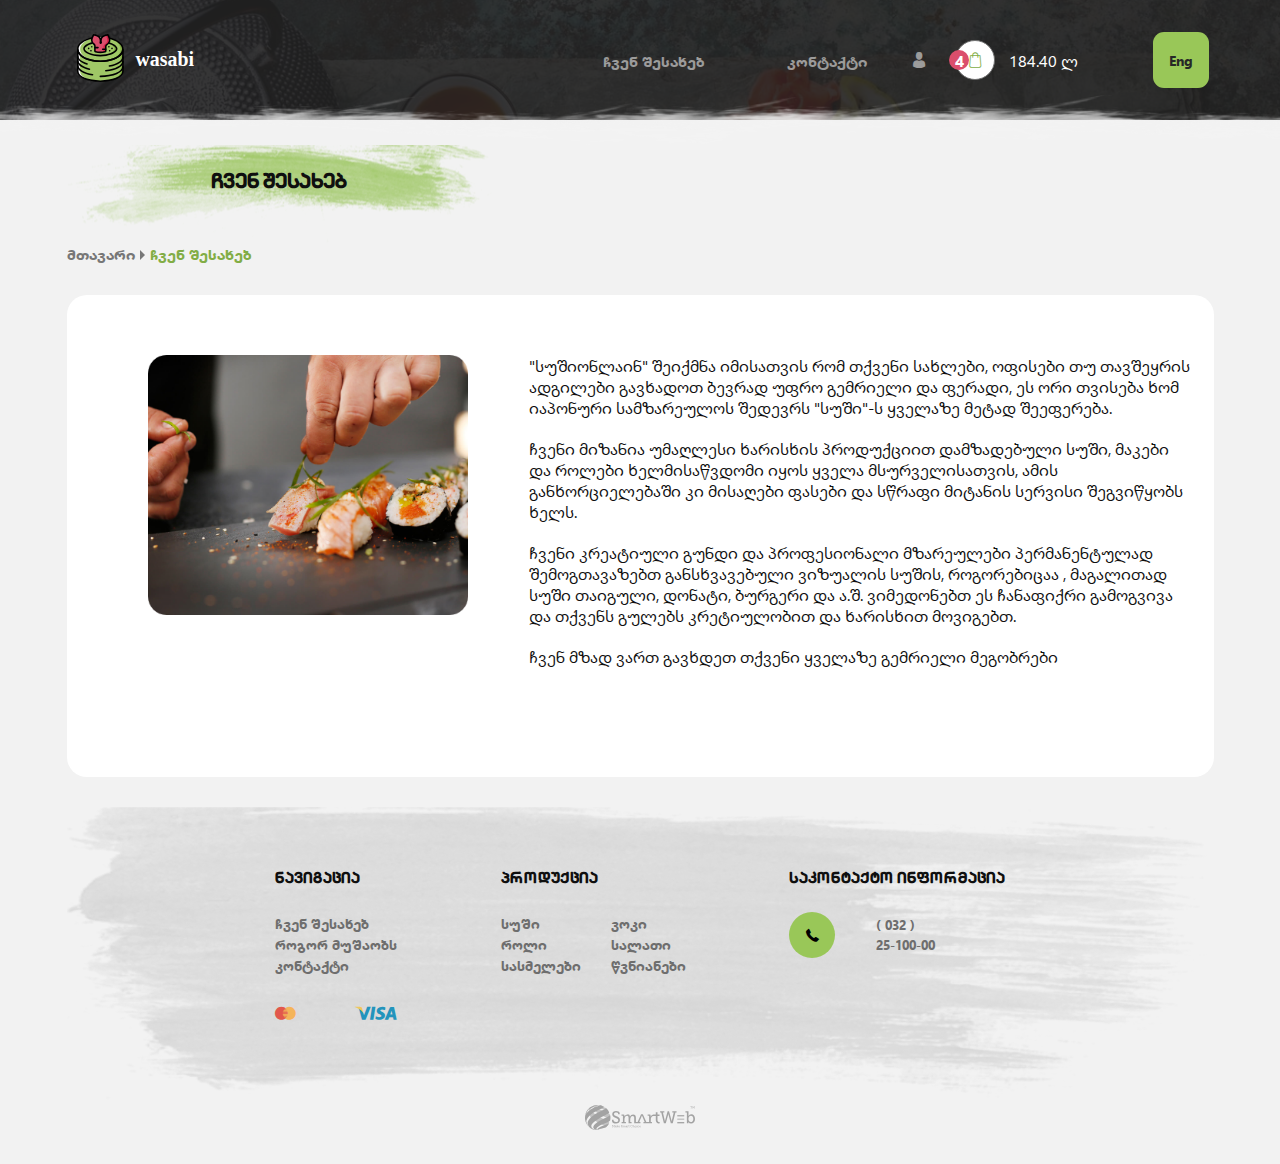
<file: about.html>
<!DOCTYPE html>
<html lang="Ka">
<head>
	<meta charset="utf-8">
	<meta name="description" content="Sushi">
	<meta name="keywords" content="HTML,CSS,JavaScript">
  	<meta name="author" content="Qeti Khetsuriani">
	<meta name="viewport" content="width=device-width, initial-scale=1">
	<title> ჩვენ შესახებ </title>

	<link rel="icon" href="assets/images/static/favicon.png">
	<!-- custom css -->
	<link rel="stylesheet" type="text/css" href="assets/css/style.css">
</head>
<body>
	<!-- main_section -->
	<div class="main_section main_section_category">
		<!-- header -->
		<div class="main_header_wrapper">
			<header class="main_header">
				<a href="index.html" class="logo"><img src="/assets/images/static/logo.svg" alt="ლოგო"></a>
				<nav id="menu">
					<ul id="header_navigation" class="header_navigation">
						<li class="header_link_main">
							<a href="index.html"  class="header_link" title=" როგორ მუშაობს" target="_blank">მთავარი</a>
						</li>
						<li>
							<a href="about.html"  class="header_link" title="ჩვენ შესახებ " target="_blank">ჩვენ შესახებ</a>
						</li>
						<li>
							<a href="contact.html"  class="header_link" title="კონტაქტი">კონტაქტი</a>
						</li>
					</ul>
				</nav>
				<ul class="wrapper">
					<li>
						<ul class="cart_author">
							<li class="login">
								<a ><span id="login" class="icon-login"></span></a>
								<div id="autorization" class="pop_back pop_back_utorization">
									<div class="autorization">
										<div class="pop_header">
											<h3 class="pop_title">ავტორიზაცია</h3>
											<span id="close_auto" class="close">×</span>
										</div>
										<ul class="registration_panel">
											<li class="email">
												<input type="email" name="email" placeholder="ელ.ფოსტა">
											</li>
											<li class="password">
												<input type="password"  name="password" placeholder="პაროლი">
											</li>
											<li class="forget_pass"><a href="#!">დაგავიწყდა პაროლი</a></li>
											<li class="registration">
												<button class="reg" type="button">რეგისტრაცია</button>
												<button id="loginButton" class="loginButton" type="button">ავტორიზაცია</button>
											</li>
										</ul>
									</div>
								</div>
							</li>
							<li class="shopping_list">
								<div class="shopping">
									<a href="#" class="shopping_count">4</a>
									<a href="cards.html" class="shopping_circle">
										<i class="icon-shopping-bag"></i>
									</a>
									<span>184.40 ლ</span>
								</div>
							</li>
						</ul>
					</li>
					<li class="lang"><a href="!#" class="header_link">Eng</a></li>
				</ul>
				<!-- navbar-toggler -->
				<div class="navbar-toggler">
					<span></span>
				</div>
				<!-- navbar-toggler end -->
			</header>
		</div>
		<!-- header end -->
	</div>
	<!-- main_section end-->
	<main class="about_page">
		<div class="container">
			<h1 class="product_title">ჩვენ შესახებ</h1>
			<div class="breadcrumbs">
				<a class="breadcrumbs_item" href="index.html">მთავარი</a>
				<a class="breadcrumbs_item" href="about.html">ჩვენ შესახებ</a>
			</div>
			<div class="about">
				<div class="about_img">
					<img src="/assets/images/about_img.png" alt="about" title="ჩვენ შესახებ">
				</div>
				<div class="about_desc">
					<p>"სუშიონლაინ" შეიქმნა იმისათვის რომ თქვენი სახლები, ოფისები თუ თავშეყრის ადგილები გავხადოთ ბევრად უფრო გემრიელი და ფერადი, ეს ორი თვისება ხომ იაპონური სამზარეულოს შედევრს "სუში"-ს ყველაზე მეტად შეეფერება.</p>
					<p>ჩვენი მიზანია უმაღლესი ხარისხის პროდუქციით დამზადებული სუში, მაკები და როლები ხელმისაწვდომი იყოს ყველა მსურველისათვის, ამის განხორციელებაში კი მისაღები ფასები და სწრაფი მიტანის სერვისი შეგვიწყობს ხელს.</p>
					<p>ჩვენი კრეატიული გუნდი და პროფესიონალი მზარეულები პერმანენტულად შემოგთავაზებთ განსხვავებული ვიზუალის სუშის, როგორებიცაა , მაგალითად სუში თაიგული, დონატი, ბურგერი და ა.შ. ვიმედონებთ ეს ჩანაფიქრი გამოგვივა და თქვენს გულებს კრეტიულობით და ხარისხით მოვიგებთ.</p>
					<p>ჩვენ მზად ვართ გავხდეთ თქვენი ყველაზე გემრიელი მეგობრები</p>
				</div>
			</div>
		</div>
	</main>
	<!-- footer -->
	<footer>
		<div class="container">
			<div class="footer_content">
				<ul class="footer_info">
					<li class="footer_list">
						<h6 class="footer_list_title">ნავიგაცია</h6>
						<ul class="footer_list_content">
							<li><a href="">ჩვენ შესახებ</a></li>
							<li><a href="">როგორ მუშაობს</a></li>
							<li><a href="">კონტაქტი</a></li>
						</ul>
						<div class="footer_icons">
							<a href="">
								<span class="icon-mastercard">
									<span class="path1"></span><span class="path2"></span>
								</span>
							</a>
							<a href="">
								<span class="icon-visa">
									<span class="path1"></span><span class="path2"></span>
								</span>
							</a>
						</div>
					</li>
					<li class="footer_list">
						<h6 class="footer_list_title">პროდუქცია</h6>
						<div class="footer_product">
						<ul class="footer_list_content">
							<li><a href="">სუში</a></li>
							<li><a href="">როლი</a></li>
							<li><a href="">სასმელები</a></li>
						</ul>
						<ul class="footer_list_content">
							<li><a href="">ვოკი</a></li>
							<li><a href="">სალათი</a></li>
							<li><a href="">წვნიანები</a></li>
						</ul>
					</div>
					</li>
					<li class="footer_list">
						<h6 class="footer_list_title">საკონტაქტო ინფორმაცია</h6>
						<ul class="contact_num">
							<li><a href="" class="phone"><span class="icon-phone-receiver"></span></a></li>
							<li><a href="" class="num"><p>( 032 )</p> 25-100-00</a></li>
						</ul>
					</li>
				</ul>
			</div>
			<div class="footer_logo">
				<a href="https://smartweb.ge/"><img src="/assets/images/static/smartweb.svg" alt="smartweb" title="smartweb"></a>
			</div>
		</div>
	</footer>
	<!-- footer end -->
	
	<script src="assets/js/script.js"></script>
</body>
</html>
</file>
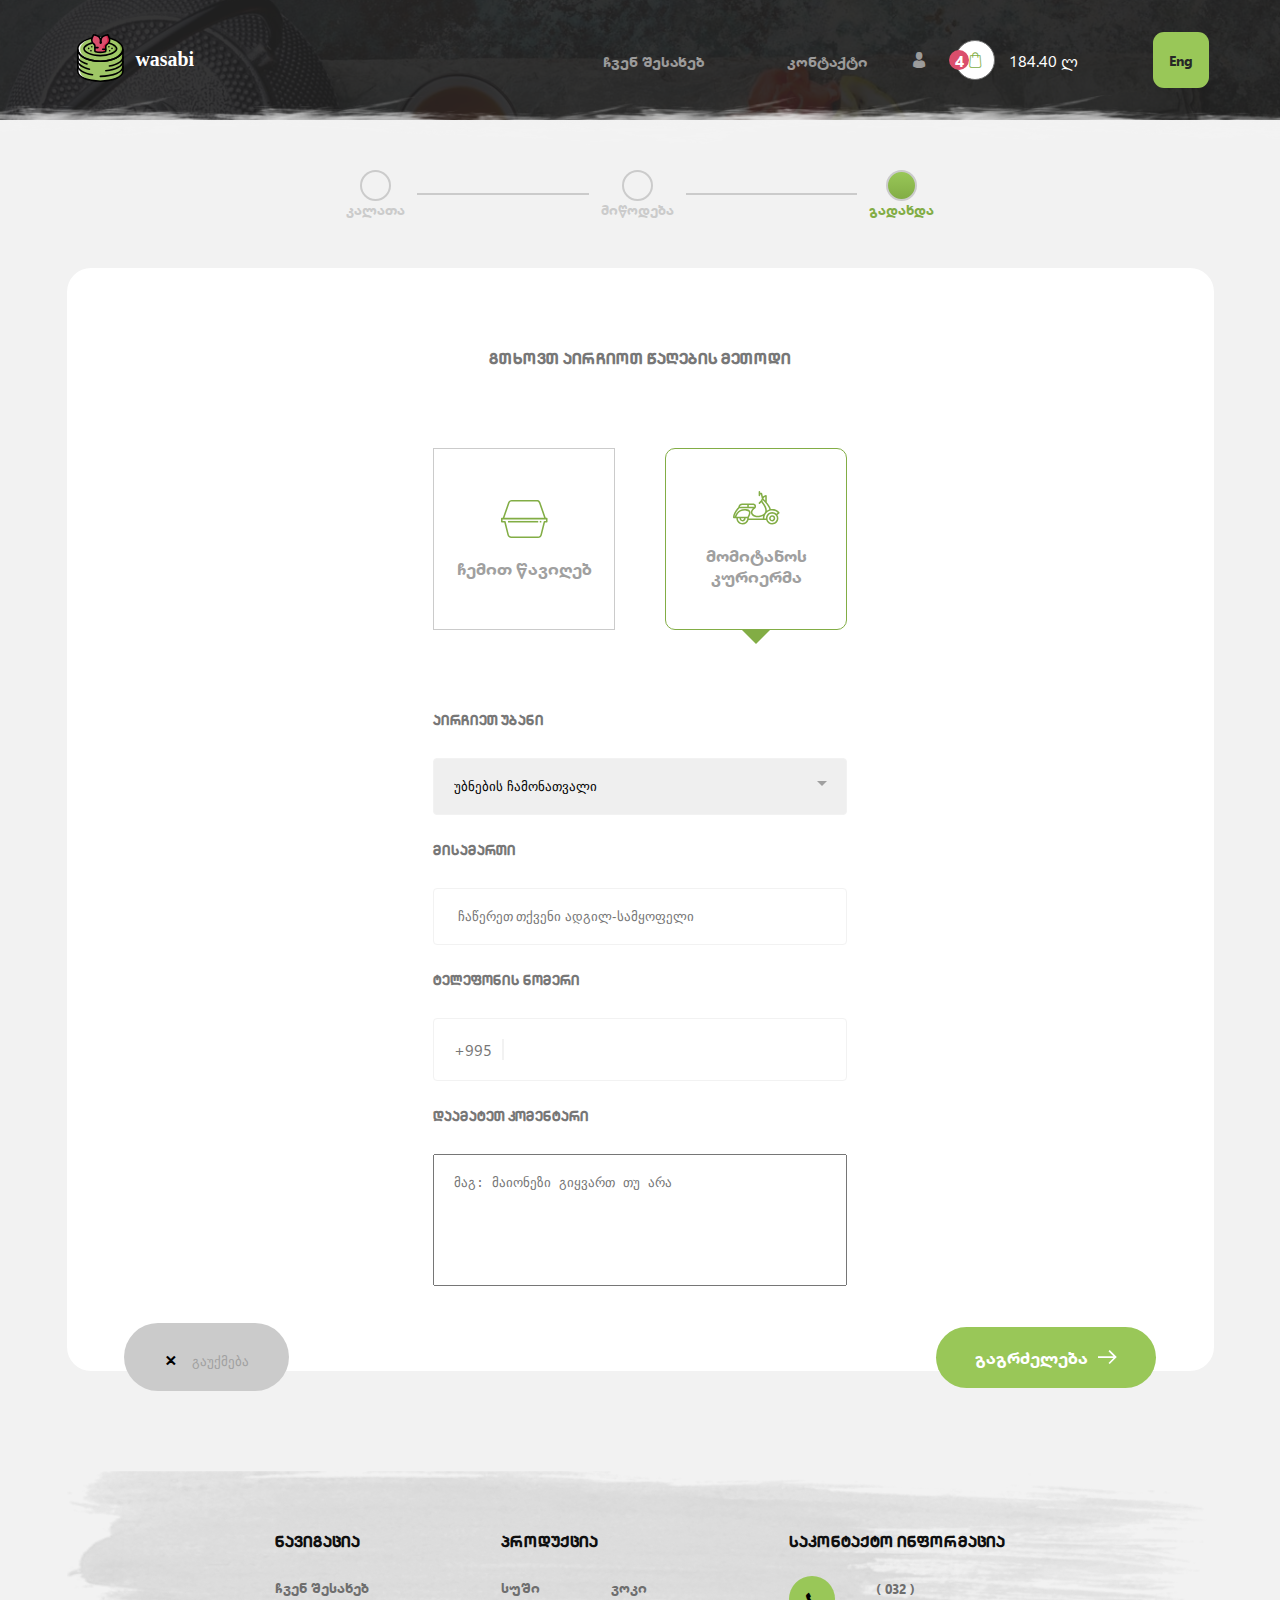
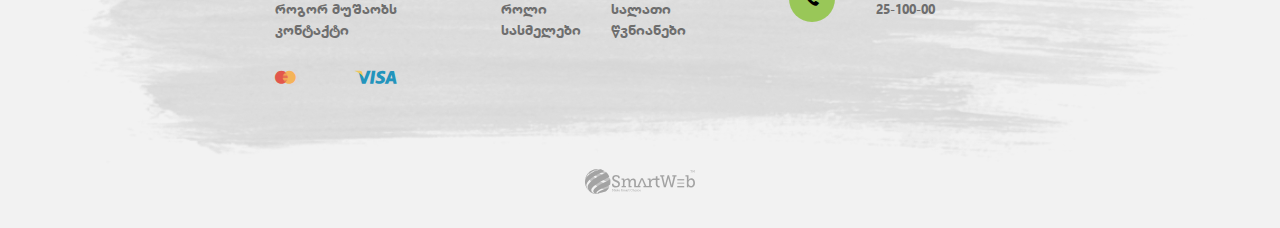
<file: bring.html>
<!DOCTYPE html>
<html lang="Ka">
<head>
	<meta charset="utf-8">
	<meta name="description" content="Sushi">
	<meta name="keywords" content="HTML,CSS,JavaScript">
  	<meta name="author" content="Qeti Khetsuriani">
	<meta name="viewport" content="width=device-width, initial-scale=1">
	<title> მომიტანოს კურიერმა </title>

	<link rel="icon" href="assets/images/static/favicon.png">
	<!-- custom css -->
	<link rel="stylesheet" type="text/css" href="assets/css/style.css">
</head>
<body>
	<!-- main_section -->
	<div class="main_section main_section_category">
		<!-- header -->
		<div class="main_header_wrapper">
			<header class="main_header">
				<a href="index.html" class="logo"><img src="/assets/images/static/logo.svg" alt="ლოგო"></a>
				<nav id="menu">
					<ul id="header_navigation" class="header_navigation">
						<li class="header_link_main">
							<a href="index.html"  class="header_link" title=" როგორ მუშაობს" target="_blank">მთავარი</a>
						</li>
						<li>
							<a href="about.html"  class="header_link" title="ჩვენ შესახებ " target="_blank">ჩვენ შესახებ</a>
						</li>
						<li>
							<a href="contact.html"  class="header_link" title="კონტაქტი">კონტაქტი</a>
						</li>
					</ul>
				</nav>
				<ul class="wrapper">
					<li>
						<ul class="cart_author">
							<li class="login">
								<a ><span id="login" class="icon-login"></span></a>
								<div id="autorization" class="pop_back pop_back_utorization">
									<div class="autorization">
										<div class="pop_header">
											<h3 class="pop_title">ავტორიზაცია</h3>
											<span id="close_auto" class="close">×</span>
										</div>
										<ul class="registration_panel">
											<li class="email">
												<input type="email" name="email" placeholder="ელ.ფოსტა">
											</li>
											<li class="password">
												<input type="password"  name="password" placeholder="პაროლი">
											</li>
											<li class="forget_pass"><a href="#!">დაგავიწყდა პაროლი</a></li>
											<li class="registration">
												<button class="reg" type="button">რეგისტრაცია</button>
												<button id="loginButton" class="loginButton" type="button">ავტორიზაცია</button>
											</li>
										</ul>
									</div>
								</div>
							</li>
							<li class="shopping_list">
								<div class="shopping">
									<a href="#" class="shopping_count">4</a>
									<a href="cards.html" class="shopping_circle">
										<i class="icon-shopping-bag"></i>
									</a>
									<span>184.40 ლ</span>
								</div>
							</li>
						</ul>
					</li>
					<li class="lang"><a href="!#" class="header_link">Eng</a></li>
				</ul>
				<!-- navbar-toggler -->
				<div class="navbar-toggler">
					<span></span>
				</div>
				<!-- navbar-toggler end -->
			</header>
		</div>
		<!-- header end -->
	</div>
	<!-- main_section end-->
	<!-- common cart -->
	<div class="common_cart">
		<div class="container">
			<ul class="step_delivery">
				<li class="step_delivery_item">
					<a href="#!" class="step_delivery_title"><span>კალათა</span></a>
				</li>
				<li class="step_delivery_item" >
					<a href="#!" class="step_delivery_title"><span >მიწოდება</span></a>
				</li>
				<li class="step_delivery_item">
					<a href="#!" class="step_delivery_title active"><span>გადახდა</span></a>
				</li>
			</ul>
			<!-- delivery -->
			<section class="delivery">
				<h1 class="delivery_title">გთხოვთ აირჩიოთ წაღების მეთოდი</h1>
				<ul class="delivery_method">
					<li class="delivery_method_item">
						<a href="go_out.html"><img src="/assets/images/static/hamburger.png" alt="hamburger" title="hamburger">ჩემით წავიღებ</a>
					</li>
					<li class="delivery_method_item active">
						<a href="bring.html"><img src="/assets/images/static/scooter.png" alt="scooter" title="scooter">მომიტანოს კურიერმა</a>
					</li>
				</ul>
				<form action="#!" method="post" class="go_out">
					<h2 class="go_out_title">აირჩიეთ უბანი</h2>
					<div class="sel_area">
						<select name="sel_district">
							<option value="choose_office" selected="">უბნების ჩამონათვალი</option>
							<option value="ვაკე">ვაკე</option>
							<option value="საბურთალო">საბურთალო</option>
						</select>
					</div>
					<h2 class="go_out_title">მისამართი</h2>
					<input class="address" type="text" name="address" placeholder=" ჩაწერეთ თქვენი ადგილ-სამყოფელი">
					<h2 class="go_out_title">ტელეფონის ნომერი</h2>
					<span class="enter_phone">
						<span class="country_code">+995</span>
						<input type="tel" id="phone" name="phone">
					</span>
					<h2 class="go_out_title">დაამატეთ კომენტარი</h2>
					<textarea cols="22" rows="6" placeholder="მაგ: მაიონეზი გიყვართ თუ არა"></textarea> 
				</form>
				<div class="cancel">
					<div class="delete">
						<span class="close">×</span>
						<button>გაუქმება</button>
					</div>
					<div class="continue">
						<span><a href="pay.html">გაგრძელება</a></span>
						<img src="/assets/images/static/right-arrow.png" alt="right-arrow">
					</div>
				</div>
			</section>
			<!-- delivery end -->
		</div>
	</div>
	<!-- common cart end -->
	<!-- footer -->
	<footer>
		<div class="container">
			<div class="footer_content">
				<ul class="footer_info">
					<li class="footer_list">
						<h6 class="footer_list_title">ნავიგაცია</h6>
						<ul class="footer_list_content">
							<li><a href="">ჩვენ შესახებ</a></li>
							<li><a href="">როგორ მუშაობს</a></li>
							<li><a href="">კონტაქტი</a></li>
						</ul>
						<div class="footer_icons">
							<a href="">
								<span class="icon-mastercard">
									<span class="path1"></span><span class="path2"></span>
								</span>
							</a>
							<a href="">
								<span class="icon-visa">
									<span class="path1"></span><span class="path2"></span>
								</span>
							</a>
						</div>
					</li>
					<li class="footer_list">
						<h6 class="footer_list_title">პროდუქცია</h6>
						<div class="footer_product">
						<ul class="footer_list_content">
							<li><a href="">სუში</a></li>
							<li><a href="">როლი</a></li>
							<li><a href="">სასმელები</a></li>
						</ul>
						<ul class="footer_list_content">
							<li><a href="">ვოკი</a></li>
							<li><a href="">სალათი</a></li>
							<li><a href="">წვნიანები</a></li>
						</ul>
					</div>
					</li>
					<li class="footer_list">
						<h6 class="footer_list_title">საკონტაქტო ინფორმაცია</h6>
						<ul class="contact_num">
							<li><a href="" class="phone"><span class="icon-phone-receiver"></span></a></li>
							<li><a href="" class="num"><p>( 032 )</p> 25-100-00</a></li>
						</ul>
					</li>
				</ul>
			</div>
			<div class="footer_logo">
				<a href="https://smartweb.ge/"><img src="/assets/images/static/smartweb.svg" alt="smartweb" title="smartweb"></a>
			</div>
		</div>
	</footer>
	<!-- footer end -->

	<script src="assets/js/script.js"></script>
</body>
</html>
</file>
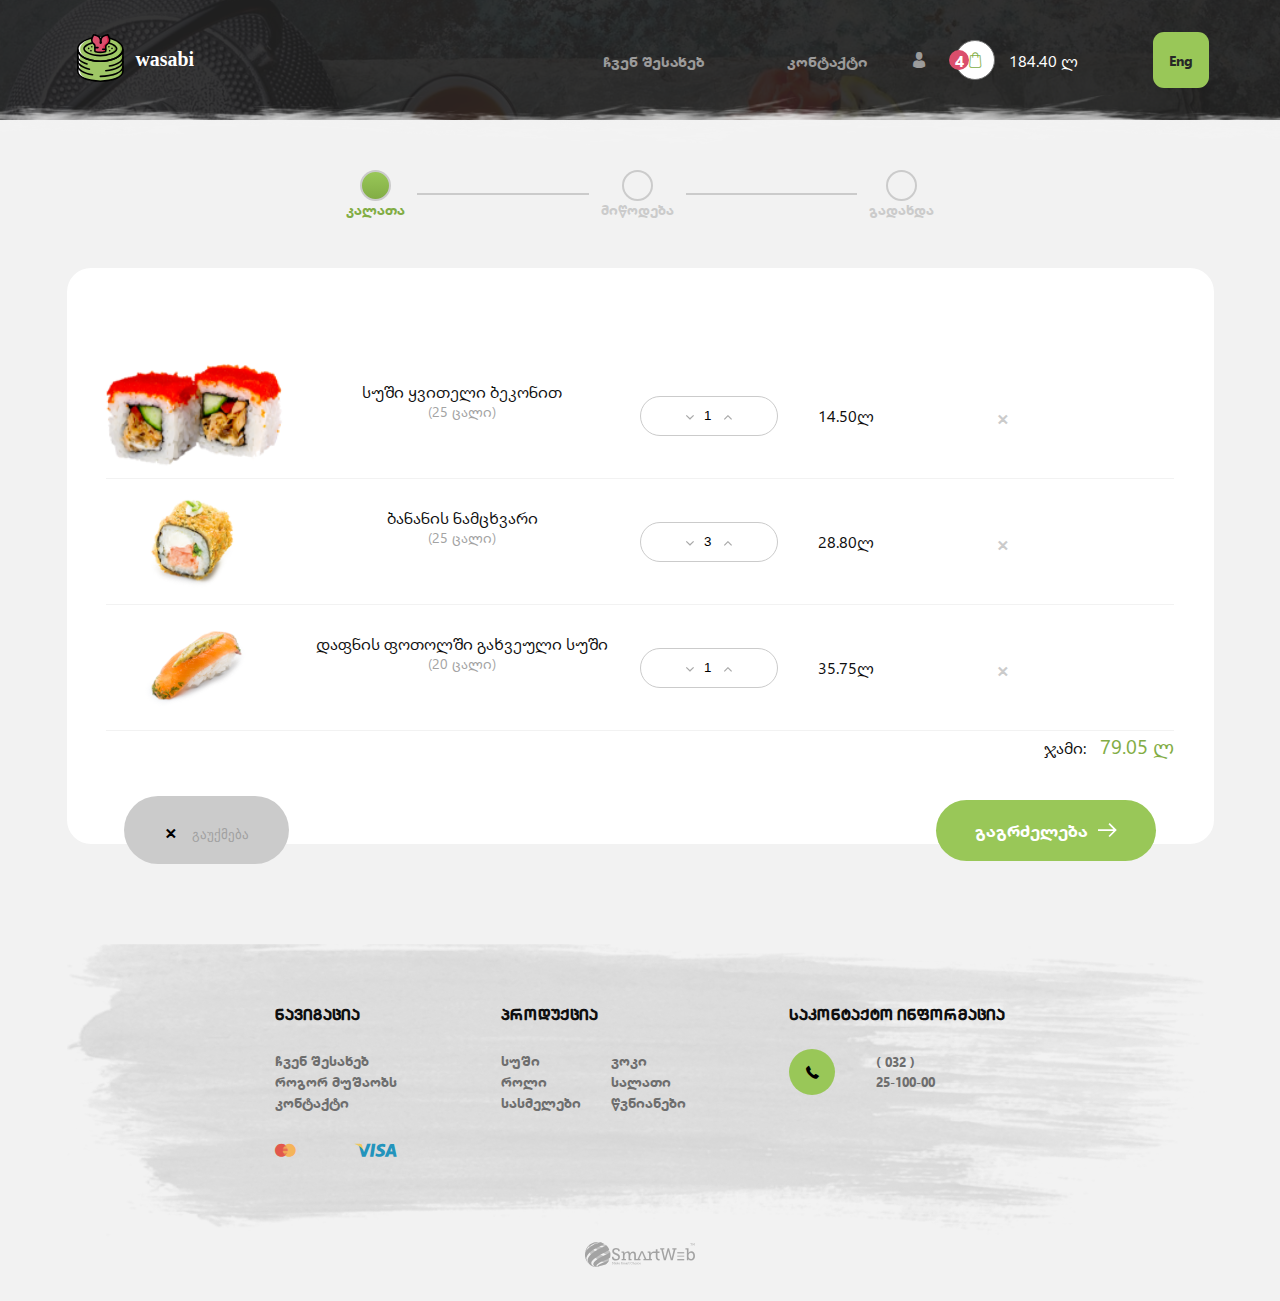
<file: cards.html>
<!DOCTYPE html>
<html lang="Ka">
<head>
	<meta charset="utf-8">
	<meta name="description" content="Sushi">
	<meta name="keywords" content="HTML,CSS,JavaScript">
  	<meta name="author" content="Qeti Khetsuriani">
	<meta name="viewport" content="width=device-width, initial-scale=1">
	<title> კალათა </title>

	<link rel="icon" href="assets/images/static/favicon.png">
	<!-- custom css -->
	<link rel="stylesheet" type="text/css" href="assets/css/style.css">
</head>
<body>
	<!-- main_section -->
	<div class="main_section main_section_category">
		<!-- header -->
		<div class="main_header_wrapper">
			<header class="main_header">
				<a href="index.html" class="logo"><img src="assets/images/static/logo.svg" alt="ლოგო"></a>
				<nav id="menu">
					<ul id="header_navigation" class="header_navigation">
						<li class="header_link_main">
							<a href="index.html"  class="header_link" title=" როგორ მუშაობს" target="_blank">მთავარი</a>
						</li>
						<li>
							<a href="about.html"  class="header_link" title="ჩვენ შესახებ " target="_blank">ჩვენ შესახებ</a>
						</li>
						<li>
							<a href="contact.html"  class="header_link" title="კონტაქტი">კონტაქტი</a>
						</li>
					</ul>
				</nav>
				<ul class="wrapper">
					<li>
						<ul class="cart_author">
							<li class="login">
								<a ><span id="login" class="icon-login"></span></a>
								<div id="autorization" class="pop_back pop_back_utorization">
									<div class="autorization">
										<div class="pop_header">
											<h3 class="pop_title">ავტორიზაცია</h3>
											<span id="close_auto" class="close">×</span>
										</div>
										<ul class="registration_panel">
											<li class="email">
												<input type="email" name="email" placeholder="ელ.ფოსტა">
											</li>
											<li class="password">
												<input type="password"  name="password" placeholder="პაროლი">
											</li>
											<li class="forget_pass"><a href="#!">დაგავიწყდა პაროლი</a></li>
											<li class="registration">
												<button class="reg" type="button">რეგისტრაცია</button>
												<button id="loginButton" class="loginButton" type="button">ავტორიზაცია</button>
											</li>
										</ul>
									</div>
								</div>
							</li>
							<li class="shopping_list">
								<div class="shopping">
									<a href="#" class="shopping_count">4</a>
									<a href="cards.html" class="shopping_circle">
										<i class="icon-shopping-bag"></i>
									</a>
									<span>184.40 ლ</span>
								</div>
							</li>
						</ul>
					</li>
					<li class="lang"><a href="!#" class="header_link">Eng</a></li>
				</ul>
				<!-- navbar-toggler -->
				<div class="navbar-toggler">
					<span></span>
				</div>
				<!-- navbar-toggler end -->
			</header>
		</div>
		<!-- header end -->
	</div>
	<!-- main_section end-->
	<div class="common_cart">
		<div class="container">
			<ul class="step_delivery">
				<li class="step_delivery_item">
					<a href="#!" class="step_delivery_title active"><span>კალათა</span></a>
				</li>
				<li class="step_delivery_item" >
					<a href="#!" class="step_delivery_title"><span >მიწოდება</span></a>
				</li>
				<li class="step_delivery_item">
					<a href="#!" class="step_delivery_title"><span>გადახდა</span></a>
				</li>
			</ul>
			<!-- delivery -->
			<div class="delivery">
				<!-- choose product -->
				<ul class="choose_product">
					<li>
						<ul class="choose_product_item">
							<li>
								<img class="product_rimg" src="assets/images/product1.png" alt="product1" title="product1">
							</li>
							<li class="choose_product_item_title">სუში ყვითელი ბეკონით
								<span class="sum_count">(25 ცალი)</span>
							</li>
							<li>
								<div class="product_count">
									<form action="#!" method="post" class="product_count_form">
										<button class="product_arrow_down"><img src="assets/images/static/bottom-arrow.png" alt="bottom-arrow">
										</button>
										<input class="value" type="text"  value="1">
										<button class="product_arrow_up" type="button"><img src="assets/images/static/top-arrow.png" alt="top-arrow"></button>
									</form>
								</div>
							</li>
							<li>
								<span class="product_price">14.50ლ</span>
							</li>
							<li>
								<span class="close choose_product_item_close">×</span>
							</li>
						</ul>
					</li>
					<li>
						<ul class="choose_product_item">
							<li>
								<img class="product_rimg" src="assets/images/product2.png" alt="product2" title="product2">
							</li>
							<li class="choose_product_item_title">ბანანის ნამცხვარი
								<span class="sum_count">(25 ცალი)</span>
							</li>
							<li>
								<div class="product_count">
									<form action="#!" method="post" class="product_count_form">
										<button class="product_arrow_down"><img src="assets/images/static/bottom-arrow.png" alt="bottom-arrow">
										</button>
										<input class="value" type="text" value="3">
										<button class="product_arrow_up" type="button"><img src="assets/images/static/top-arrow.png" alt="top-arrow"></button>
									</form>
								</div>
							</li>
							<li>
								<span class="product_price">28.80ლ</span>
							</li>
							<li>
								<span class="close choose_product_item_close">×</span>
							</li>
						</ul>
					</li>
					<li>
						<ul class="choose_product_item">
							<li>
								<img class="product_rimg" src="assets/images/product3.png" alt="product3" title="product3">
							</li>
							<li class="choose_product_item_title">დაფნის ფოთოლში გახვეული სუში
								<span class="sum_count">(20 ცალი)</span>
							</li>
							<li>
								<div class="product_count">
									<form action="#!" method="post" class="product_count_form">
										<button class="product_arrow_down"><img src="assets/images/static/bottom-arrow.png" alt="bottom-arrow">
										</button>
										<input class="value" type="text" value="1" >
										<button class="product_arrow_up" type="button"><img src="assets/images/static/top-arrow.png" alt="top-arrow"></button>
									</form>
								</div>
							</li>
							<li>
								<span class="product_price">35.75ლ</span>
							</li>
							<li>
								<span class="close choose_product_item_close">×</span>
							</li>
						</ul>
					</li>
					<li class="choose_product_sum">ჯამი: <span class="choose_product_sum_value">79.05 ლ</span></li>
				</ul>
				<!-- choose product end -->
				<div class="cancel">
					<div class="delete">
						<span class="close">×</span>
						<button>გაუქმება</button>
					</div>
					<div class="continue">
						<span><a href="delivery.html">გაგრძელება</a></span>
						<img src="assets/images/static/right-arrow.png" alt="right-arrow">
					</div>
				</div>
			</div>
			<!-- delivery end -->
		</div>
	</div>
	<!-- footer -->
	<footer>
		<div class="container">
			<div class="footer_content">
				<ul class="footer_info">
					<li class="footer_list">
						<h6 class="footer_list_title">ნავიგაცია</h6>
						<ul class="footer_list_content">
							<li><a href="">ჩვენ შესახებ</a></li>
							<li><a href="">როგორ მუშაობს</a></li>
							<li><a href="">კონტაქტი</a></li>
						</ul>
						<div class="footer_icons">
							<a href="">
								<span class="icon-mastercard">
									<span class="path1"></span><span class="path2"></span>
								</span>
							</a>
							<a href="">
								<span class="icon-visa">
									<span class="path1"></span><span class="path2"></span>
								</span>
							</a>
						</div>
					</li>
					<li class="footer_list">
						<h6 class="footer_list_title">პროდუქცია</h6>
						<div class="footer_product">
						<ul class="footer_list_content">
							<li><a href="">სუში</a></li>
							<li><a href="">როლი</a></li>
							<li><a href="">სასმელები</a></li>
						</ul>
						<ul class="footer_list_content">
							<li><a href="">ვოკი</a></li>
							<li><a href="">სალათი</a></li>
							<li><a href="">წვნიანები</a></li>
						</ul>
					</div>
					</li>
					<li class="footer_list">
						<h6 class="footer_list_title">საკონტაქტო ინფორმაცია</h6>
						<ul class="contact_num">
							<li><a href="" class="phone"><span class="icon-phone-receiver"></span></a></li>
							<li><a href="" class="num"><p>( 032 )</p> 25-100-00</a></li>
						</ul>
					</li>
				</ul>
			</div>
			<div class="footer_logo">
				<a href="https://smartweb.ge/"><img src="assets/images/static/smartweb.svg" alt="smartweb" title="smartweb"></a>
			</div>
		</div>
	</footer>
	<!-- footer end -->
	
	<script src="assets/js/script.js"></script>
</body>
</html>
</file>
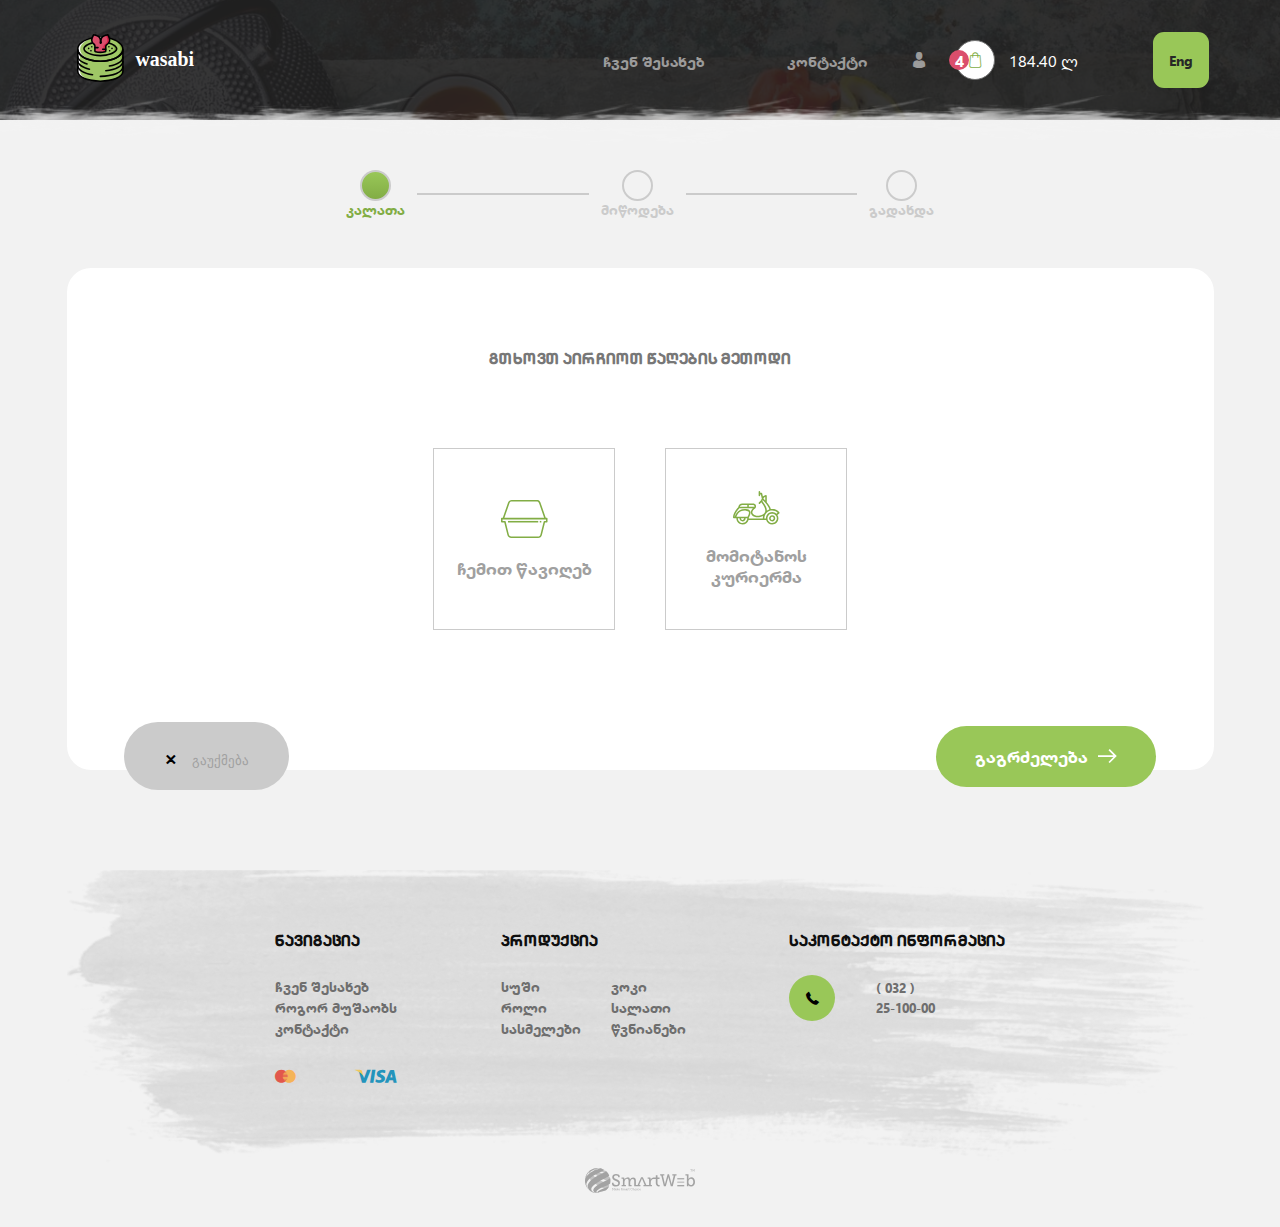
<file: delivery.html>
<!DOCTYPE html>
<html lang="Ka">
<head>
	<meta charset="utf-8">
	<meta name="description" content="Sushi">
	<meta name="keywords" content="HTML,CSS,JavaScript">
  	<meta name="author" content="Qeti Khetsuriani">
	<meta name="viewport" content="width=device-width, initial-scale=1">
	<title> მიწოდება </title>

	<link rel="icon" href="assets/images/static/favicon.png">
	<!-- custom css -->
	<link rel="stylesheet" type="text/css" href="assets/css/style.css">
</head>
<body>
	<!-- main_section -->
	<div class="main_section main_section_category">
		<!-- header -->
		<div class="main_header_wrapper">
			<header class="main_header">
				<a href="index.html" class="logo"><img src="/assets/images/static/logo.svg" alt="ლოგო"></a>
				<nav id="menu">
					<ul id="header_navigation" class="header_navigation">
						<li class="header_link_main">
							<a href="index.html"  class="header_link" title=" როგორ მუშაობს" target="_blank">მთავარი</a>
						</li>
						<li>
							<a href="about.html"  class="header_link" title="ჩვენ შესახებ " target="_blank">ჩვენ შესახებ</a>
						</li>
						<li>
							<a href="contact.html"  class="header_link" title="კონტაქტი">კონტაქტი</a>
						</li>
					</ul>
				</nav>
				<ul class="wrapper">
					<li>
						<ul class="cart_author">
							<li class="login">
								<a ><span id="login" class="icon-login"></span></a>
								<div id="autorization" class="pop_back pop_back_utorization">
									<div class="autorization">
										<div class="pop_header">
											<h3 class="pop_title">ავტორიზაცია</h3>
											<span id="close_auto" class="close">×</span>
										</div>
										<ul class="registration_panel">
											<li class="email">
												<input type="email" name="email" placeholder="ელ.ფოსტა">
											</li>
											<li class="password">
												<input type="password"  name="password" placeholder="პაროლი">
											</li>
											<li class="forget_pass"><a href="#!">დაგავიწყდა პაროლი</a></li>
											<li class="registration">
												<button class="reg" type="button">რეგისტრაცია</button>
												<button id="loginButton" class="loginButton" type="button">ავტორიზაცია</button>
											</li>
										</ul>
									</div>
								</div>
							</li>
							<li class="shopping_list">
								<div class="shopping">
									<a href="#" class="shopping_count">4</a>
									<a href="cards.html" class="shopping_circle">
										<i class="icon-shopping-bag"></i>
									</a>
									<span>184.40 ლ</span>
								</div>
							</li>
						</ul>
					</li>
					<li class="lang"><a href="!#" class="header_link">Eng</a></li>
				</ul>
				<!-- navbar-toggler -->
				<div class="navbar-toggler">
					<span></span>
				</div>
				<!-- navbar-toggler end -->
			</header>
		</div>
		<!-- header end -->
	</div>
	<!-- main_section end-->
	<div class="common_cart">
		<div class="container">
			<ul class="step_delivery">
				<li class="step_delivery_item">
					<a href="#!" class="step_delivery_title active"><span>კალათა</span></a>
				</li>
				<li class="step_delivery_item" >
					<a href="#!" class="step_delivery_title"><span >მიწოდება</span></a>
				</li>
				<li class="step_delivery_item">
					<a href="#!" class="step_delivery_title"><span>გადახდა</span></a>
				</li>
			</ul>
			<!-- delivery -->
			<section class="delivery">
				<h1 class="delivery_title">გთხოვთ აირჩიოთ წაღების მეთოდი</h1>
				<ul class="delivery_method">
					<li class="delivery_method_item">
						<a href="go_out.html"><img src="/assets/images/static/hamburger.png" alt="hamburger" title="hamburger">ჩემით წავიღებ</a>
					</li>
					<li class="delivery_method_item">
						<a href="bring.html"><img src="/assets/images/static/scooter.png" alt="scooter" title="scooter">მომიტანოს კურიერმა</a>
					</li>
				</ul>
				<div class="cancel">
					<div class="delete">
						<span class="close">×</span>
						<button>გაუქმება</button>
					</div>
					<div class="continue">
						<span><a href="#">გაგრძელება</a></span>
						<img src="/assets/images/static/right-arrow.png" alt="right-arrow">
					</div>
				</div>
			</section>
			<!-- delivery end -->
		</div>
	</div>
	<footer>
		<div class="container">
			<div class="footer_content">
				<ul class="footer_info">
					<li class="footer_list">
						<h6 class="footer_list_title">ნავიგაცია</h6>
						<ul class="footer_list_content">
							<li><a href="">ჩვენ შესახებ</a></li>
							<li><a href="">როგორ მუშაობს</a></li>
							<li><a href="">კონტაქტი</a></li>
						</ul>
						<div class="footer_icons">
							<a href="">
								<span class="icon-mastercard">
									<span class="path1"></span><span class="path2"></span>
								</span>
							</a>
							<a href="">
								<span class="icon-visa">
									<span class="path1"></span><span class="path2"></span>
								</span>
							</a>
						</div>
					</li>
					<li class="footer_list">
						<h6 class="footer_list_title">პროდუქცია</h6>
						<div class="footer_product">
						<ul class="footer_list_content">
							<li><a href="">სუში</a></li>
							<li><a href="">როლი</a></li>
							<li><a href="">სასმელები</a></li>
						</ul>
						<ul class="footer_list_content">
							<li><a href="">ვოკი</a></li>
							<li><a href="">სალათი</a></li>
							<li><a href="">წვნიანები</a></li>
						</ul>
					</div>
					</li>
					<li class="footer_list">
						<h6 class="footer_list_title">საკონტაქტო ინფორმაცია</h6>
						<ul class="contact_num">
							<li><a href="" class="phone"><span class="icon-phone-receiver"></span></a></li>
							<li><a href="" class="num"><p>( 032 )</p> 25-100-00</a></li>
						</ul>
					</li>
				</ul>
			</div>
			<div class="footer_logo">
				<a href="https://smartweb.ge/"><img src="/assets/images/static/smartweb.svg" alt="smartweb" title="smartweb"></a>
			</div>
		</div>
	</footer>

	<script src="assets/js/script.js"></script>
</body>
</html>
</file>
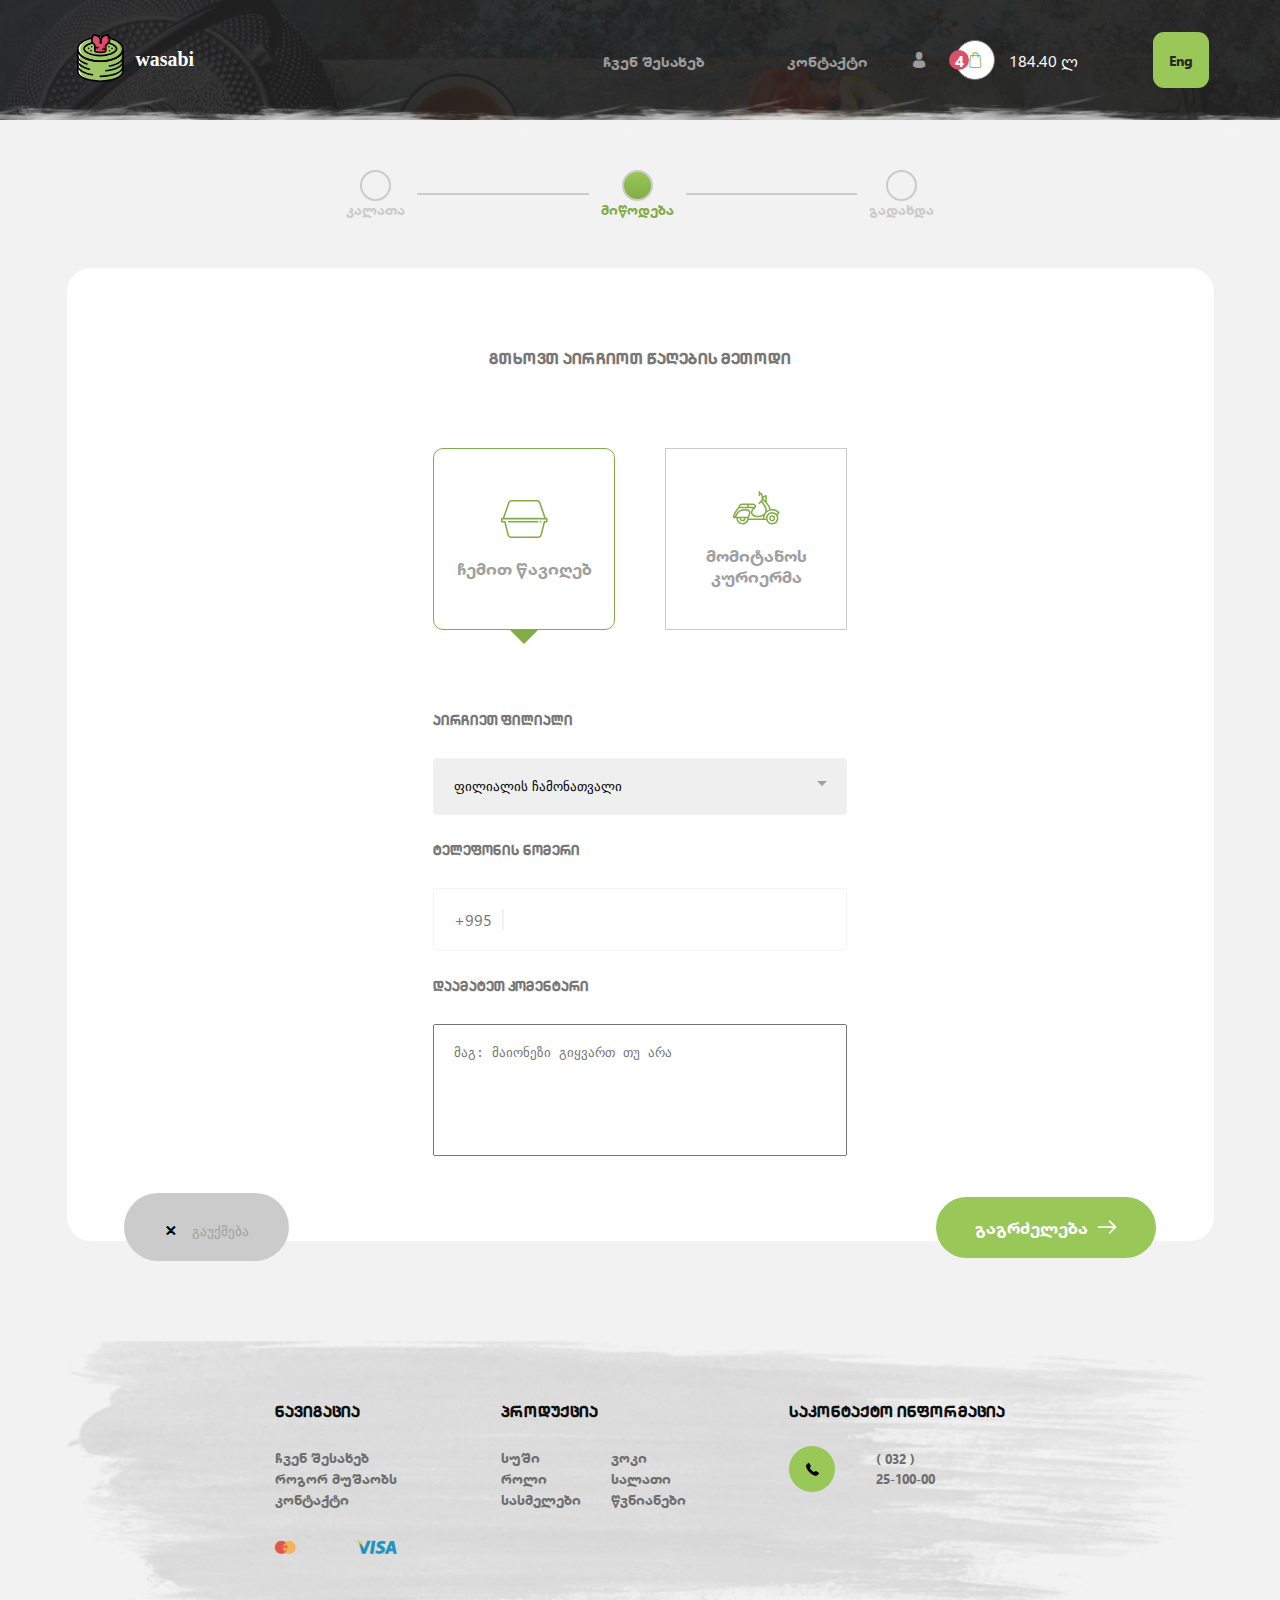
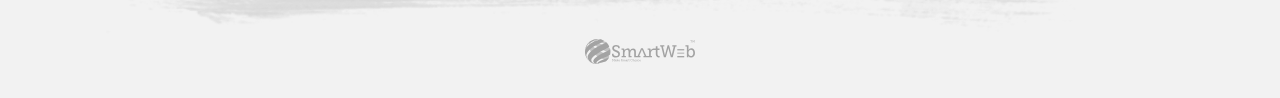
<file: go_out.html>
<!DOCTYPE html>
<html lang="Ka">
<head>
	<meta charset="utf-8">
	<meta name="description" content="Sushi">
	<meta name="keywords" content="HTML,CSS,JavaScript">
  	<meta name="author" content="Qeti Khetsuriani">
	<meta name="viewport" content="width=device-width, initial-scale=1">
	<title> ჩემით წავიღებ </title>

	<link rel="icon" href="assets/images/static/favicon.png">
	<!-- custom css -->
	<link rel="stylesheet" type="text/css" href="assets/css/style.css">
</head>
<body>
	<!-- main_section -->
	<div class="main_section main_section_category">
		<!-- header -->
		<div class="main_header_wrapper">
			<header class="main_header">
				<a href="index.html" class="logo"><img src="assets/images/static/logo.svg" alt="ლოგო"></a>
				<nav id="menu">
					<ul id="header_navigation" class="header_navigation">
						<li class="header_link_main">
							<a href="index.html"  class="header_link" title=" როგორ მუშაობს" target="_blank">მთავარი</a>
						</li>
						<li>
							<a href="about.html"  class="header_link" title="ჩვენ შესახებ " target="_blank">ჩვენ შესახებ</a>
						</li>
						<li>
							<a href="contact.html"  class="header_link" title="კონტაქტი">კონტაქტი</a>
						</li>
					</ul>
				</nav>
				<ul class="wrapper">
					<li>
						<ul class="cart_author">
							<li class="login">
								<a ><span id="login" class="icon-login"></span></a>
								<div id="autorization" class="pop_back pop_back_utorization">
									<div class="autorization">
										<div class="pop_header">
											<h3 class="pop_title">ავტორიზაცია</h3>
											<span id="close_auto" class="close">×</span>
										</div>
										<ul class="registration_panel">
											<li class="email">
												<input type="email" name="email" placeholder="ელ.ფოსტა">
											</li>
											<li class="password">
												<input type="password"  name="password" placeholder="პაროლი">
											</li>
											<li class="forget_pass"><a href="#!">დაგავიწყდა პაროლი</a></li>
											<li class="registration">
												<button class="reg" type="button">რეგისტრაცია</button>
												<button id="loginButton" class="loginButton" type="button">ავტორიზაცია</button>
											</li>
										</ul>
									</div>
								</div>
							</li>
							<li class="shopping_list">
								<div class="shopping">
									<a href="#" class="shopping_count">4</a>
									<a href="cards.html" class="shopping_circle">
										<i class="icon-shopping-bag"></i>
									</a>
									<span>184.40 ლ</span>
								</div>
							</li>
						</ul>
					</li>
					<li class="lang"><a href="!#" class="header_link">Eng</a></li>
				</ul>
				<!-- navbar-toggler -->
				<div class="navbar-toggler">
					<span></span>
				</div>
				<!-- navbar-toggler end -->
			</header>
		</div>
		<!-- header end -->
	</div>
	<!-- main_section end-->
	<div class="common_cart">
		<div class="container">
			<ul class="step_delivery">
				<li class="step_delivery_item">
					<a href="#!" class="step_delivery_title"><span>კალათა</span></a>
				</li>
				<li class="step_delivery_item" >
					<a href="#!" class="step_delivery_title active"><span >მიწოდება</span></a>
				</li>
				<li class="step_delivery_item">
					<a href="#!" class="step_delivery_title"><span>გადახდა</span></a>
				</li>
			</ul>
			<!-- delivery -->
			<section class="delivery">
				<h1 class="delivery_title">გთხოვთ აირჩიოთ წაღების მეთოდი</h1>
				<ul class="delivery_method">
					<li class="delivery_method_item active">
						<a href="go_out.html"><img src="assets/images/static/hamburger.png" alt="hamburger" title="hamburger">ჩემით წავიღებ</a>
					</li>
					<li class="delivery_method_item">
						<a href="bring.html"><img src="assets/images/static/scooter.png" alt="scooter" title="scooter">მომიტანოს კურიერმა</a>
					</li>
				</ul>
				<form action="#!" method="post" class="go_out">
					<h2 class="go_out_title">აირჩიეთ ფილიალი</h2>
					<div class="sel_area">
						<select name="sel_office">
							<option value="choose_office" selected="">ფილიალის ჩამონათვალი</option>
							<option value="ვაკე">ვაკე</option>
							<option value="საბურთალო">საბურთალო</option>
						</select>
					</div>
					<h2 class="go_out_title">ტელეფონის ნომერი</h2>
					<span class="enter_phone">
						<span class="country_code">+995</span>
						<input type="tel" id="phone" name="phone">
					</span>
					<h2 class="go_out_title">დაამატეთ კომენტარი</h2>
					<textarea cols="22" rows="6" placeholder="მაგ: მაიონეზი გიყვართ თუ არა"></textarea> 
				</form>
				<div class="cancel">
					<div class="delete">
						<span class="close">×</span>
						<button>გაუქმება</button>
					</div>
					<div class="continue">
						<span><a href="pay.html">გაგრძელება</a></span>
						<img src="assets/images/static/right-arrow.png" alt="right-arrow">
					</div>
				</div>
			</section>
			<!-- delivery end -->
		</div>
	</div>
	<!-- footer -->
	<footer>
		<div class="container">
			<div class="footer_content">
				<ul class="footer_info">
					<li class="footer_list">
						<h6 class="footer_list_title">ნავიგაცია</h6>
						<ul class="footer_list_content">
							<li><a href="">ჩვენ შესახებ</a></li>
							<li><a href="">როგორ მუშაობს</a></li>
							<li><a href="">კონტაქტი</a></li>
						</ul>
						<div class="footer_icons">
							<a href="">
								<span class="icon-mastercard">
									<span class="path1"></span><span class="path2"></span>
								</span>
							</a>
							<a href="">
								<span class="icon-visa">
									<span class="path1"></span><span class="path2"></span>
								</span>
							</a>
						</div>
					</li>
					<li class="footer_list">
						<h6 class="footer_list_title">პროდუქცია</h6>
						<div class="footer_product">
						<ul class="footer_list_content">
							<li><a href="">სუში</a></li>
							<li><a href="">როლი</a></li>
							<li><a href="">სასმელები</a></li>
						</ul>
						<ul class="footer_list_content">
							<li><a href="">ვოკი</a></li>
							<li><a href="">სალათი</a></li>
							<li><a href="">წვნიანები</a></li>
						</ul>
					</div>
					</li>
					<li class="footer_list">
						<h6 class="footer_list_title">საკონტაქტო ინფორმაცია</h6>
						<ul class="contact_num">
							<li><a href="" class="phone"><span class="icon-phone-receiver"></span></a></li>
							<li><a href="" class="num"><p>( 032 )</p> 25-100-00</a></li>
						</ul>
					</li>
				</ul>
			</div>
			<div class="footer_logo">
				<a href="https://smartweb.ge/"><img src="assets/images/static/smartweb.svg" alt="smartweb" title="smartweb"></a>
			</div>
		</div>
	</footer>
	<!-- footer end -->

	<script src="assets/js/script.js"></script>
</body>
</html>
</file>
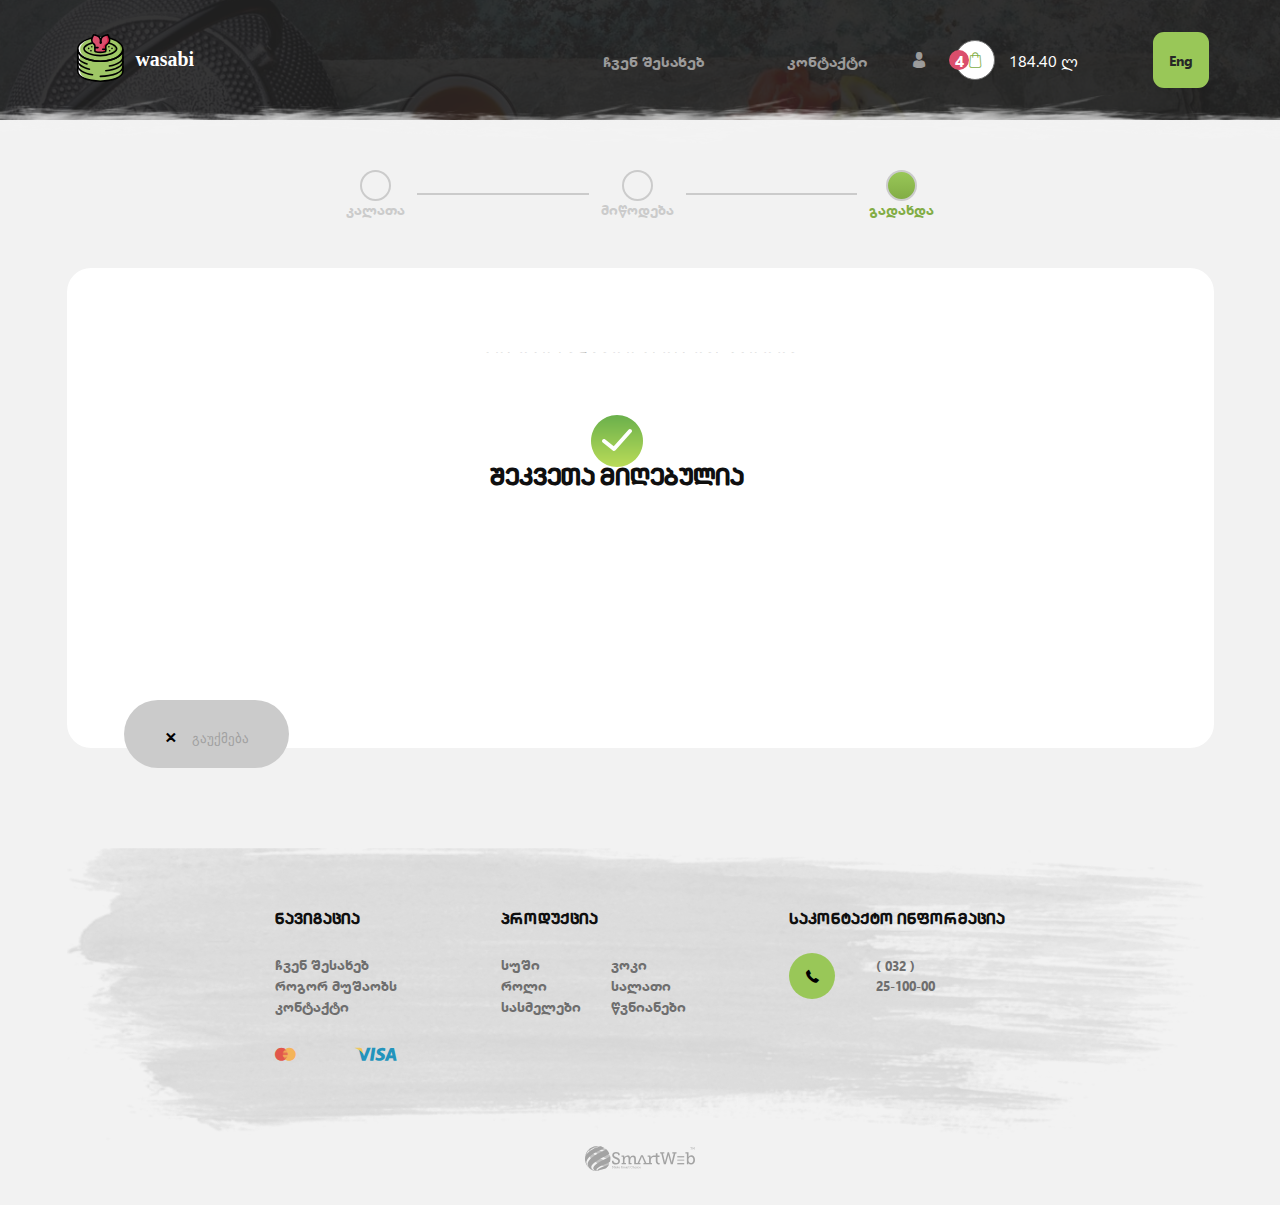
<file: pay.html>
<!DOCTYPE html>
<html lang="Ka">
<head>
	<meta charset="utf-8">
	<meta name="description" content="Sushi">
	<meta name="keywords" content="HTML,CSS,JavaScript">
  	<meta name="author" content="Qeti Khetsuriani">
	<meta name="viewport" content="width=device-width, initial-scale=1">
	<title> მომიტანოს კურიერმა </title>

	<link rel="icon" href="assets/images/static/favicon.png">
	<!-- custom css -->
	<link rel="stylesheet" type="text/css" href="assets/css/style.css">
</head>
<body>
	<!-- main_section -->
	<div class="main_section main_section_category">
		<!-- header -->
		<div class="main_header_wrapper">
			<header class="main_header">
				<a href="index.html" class="logo"><img src="/assets/images/static/logo.svg" alt="ლოგო"></a>
				<nav id="menu">
					<ul id="header_navigation" class="header_navigation">
						<li class="header_link_main">
							<a href="index.html"  class="header_link" title=" როგორ მუშაობს" target="_blank">მთავარი</a>
						</li>
						<li>
							<a href="about.html"  class="header_link" title="ჩვენ შესახებ " target="_blank">ჩვენ შესახებ</a>
						</li>
						<li>
							<a href="contact.html"  class="header_link" title="კონტაქტი">კონტაქტი</a>
						</li>
					</ul>
				</nav>
				<ul class="wrapper">
					<li>
						<ul class="cart_author">
							<li class="login">
								<a ><span id="login" class="icon-login"></span></a>
								<div id="autorization" class="pop_back pop_back_utorization">
									<div class="autorization">
										<div class="pop_header">
											<h3 class="pop_title">ავტორიზაცია</h3>
											<span id="close_auto" class="close">×</span>
										</div>
										<ul class="registration_panel">
											<li class="email">
												<input type="email" name="email" placeholder="ელ.ფოსტა">
											</li>
											<li class="password">
												<input type="password"  name="password" placeholder="პაროლი">
											</li>
											<li class="forget_pass"><a href="#!">დაგავიწყდა პაროლი</a></li>
											<li class="registration">
												<button class="reg" type="button">რეგისტრაცია</button>
												<button id="loginButton" class="loginButton" type="button">ავტორიზაცია</button>
											</li>
										</ul>
									</div>
								</div>
							</li>
							<li class="shopping_list">
								<div class="shopping">
									<a href="#" class="shopping_count">4</a>
									<a href="cards.html" class="shopping_circle">
										<i class="icon-shopping-bag"></i>
									</a>
									<span>184.40 ლ</span>
								</div>
							</li>
						</ul>
					</li>
					<li class="lang"><a href="!#" class="header_link">Eng</a></li>
				</ul>
				<!-- navbar-toggler -->
				<div class="navbar-toggler">
					<span></span>
				</div>
				<!-- navbar-toggler end -->
			</header>
		</div>
		<!-- header end -->
	</div>
	<!-- main_section end-->
	<!-- common cart -->
	<div class="common_cart">
		<div class="container">
			<ul class="step_delivery">
				<li class="step_delivery_item">
					<a href="#!" class="step_delivery_title"><span>კალათა</span></a>
				</li>
				<li class="step_delivery_item" >
					<a href="#!" class="step_delivery_title"><span >მიწოდება</span></a>
				</li>
				<li class="step_delivery_item">
					<a href="#!" class="step_delivery_title active"><span>გადახდა</span></a>
				</li>
			</ul>
			<!-- delivery -->
			<section class="delivery">
				<h1 class="delivery_title">გთხოვთ აირჩიოთ გადახდის მეთოდი</h1>
				<ul class="pay_method">
					<li>
						<img src="/assets/images/static/credit-card-online.svg" alt="credit-card-online" title="credit-card-online"> გადახდა ონლაინ
					</li>
					<li>
						<img src="/assets/images/static/credit-card-terminal.svg" alt="credit-card-terminal" title="credit-card-terminal"> გადახდა ტერმინალით კურიერთან
					</li>
					<li class="active">
						<img src="/assets/images/static/coins.svg" alt="coins" title="coins"> გადახდა ნაღდი ფულით კურიერთან
					</li>
				</ul>
				<div id="modal_content" class="modal">
					<div class="modal_content">
						<img src="/assets/images/static/check.png" alt="check icon" title="check icon">
						<h2 class="get_order">შეკვეთა მიღებულია</h2>
					</div>
				</div>
				<div class="cancel">
					<div class="delete">
						<span class="close">×</span>
						<button>გაუქმება</button>
					</div>
					<div id="continue" class="continue">
						<button type="button">გაგრძელება</button>
						<img src="/assets/images/static/right-arrow.png" alt="right-arrow">
					</div>
				</div>
			</section>
			<!-- delivery end -->
		</div>
	</div>
	<!-- common cart end -->
	<!-- footer -->
	<footer>
		<div class="container">
			<div class="footer_content">
				<ul class="footer_info">
					<li class="footer_list">
						<h6 class="footer_list_title">ნავიგაცია</h6>
						<ul class="footer_list_content">
							<li><a href="">ჩვენ შესახებ</a></li>
							<li><a href="">როგორ მუშაობს</a></li>
							<li><a href="">კონტაქტი</a></li>
						</ul>
						<div class="footer_icons">
							<a href="">
								<span class="icon-mastercard">
									<span class="path1"></span><span class="path2"></span>
								</span>
							</a>
							<a href="">
								<span class="icon-visa">
									<span class="path1"></span><span class="path2"></span>
								</span>
							</a>
						</div>
					</li>
					<li class="footer_list">
						<h6 class="footer_list_title">პროდუქცია</h6>
						<div class="footer_product">
						<ul class="footer_list_content">
							<li><a href="">სუში</a></li>
							<li><a href="">როლი</a></li>
							<li><a href="">სასმელები</a></li>
						</ul>
						<ul class="footer_list_content">
							<li><a href="">ვოკი</a></li>
							<li><a href="">სალათი</a></li>
							<li><a href="">წვნიანები</a></li>
						</ul>
					</div>
					</li>
					<li class="footer_list">
						<h6 class="footer_list_title">საკონტაქტო ინფორმაცია</h6>
						<ul class="contact_num">
							<li><a href="" class="phone"><span class="icon-phone-receiver"></span></a></li>
							<li><a href="" class="num"><p>( 032 )</p> 25-100-00</a></li>
						</ul>
					</li>
				</ul>
			</div>
			<div class="footer_logo">
				<a href="https://smartweb.ge/"><img src="/assets/images/static/smartweb.svg" alt="smartweb" title="smartweb"></a>
			</div>
		</div>
	</footer>
	<!-- footer end -->

	<script src="assets/js/script.js"></script>
</body>
</html>
</file>
<file: assets/css/style.css>
* {
	margin: 0;
	padding: 0;
	list-style-type: none;
	text-decoration: none;
	box-sizing: border-box;
}
button {
	border: none;
	background: none;
}
html {
	scroll-behavior: smooth;
}
body {
	background-color: #F2F2F2;
	color: #0F0F0F;
	font-family: segoeui;
}
/*fonts*/
@font-face {
	font-family: pantonbold;
	src: url(../fonts/pantonbold.ttf);
}
@font-face {
	font-family: segoeuib;
	src: url(../fonts/segoeuib.ttf);
}
@font-face {
	font-family: segoeui;
	src: url(../fonts/segoeui.ttf);
}
a {
	font-family: segoeuib;
}
h1,h2,h3,h4,h5,h6 {
	font-family: 'pantonbold';
}
/*fonts end*/
/*fonts icon*/
@font-face {
	font-family:'icomoon';
	src:url('../fonts/icomoon.ttf');
}
[class^="icon-"], [class*=" icon-"] {
  font-family: 'icomoon';
}
.icon-arrow_down:before {
  content: "\e900";
  color: #fff;
}
.icon-arrow_up:before {
  content: "\e901";
  color: #a8a8a8;
}
.icon-info:before {
  content: "\e902";
  color: #cbcbcb;
}
.icon-login:before {
  content: "\e903";
  color: rgba(255, 255, 255, 0.53);
}
.icon-mastercard .path1:before {
  content: "\e904";
  color: rgb(226, 87, 76);
}
.icon-mastercard .path2:before {
  content: "\e905";
  margin-left: -1.6005859375em;
  color: rgb(244, 180, 89);
}
.icon-pepper:before {
  content: "\e906";
  color: #d36060;
}
.icon-phone-receiver:before {
  content: "\e907";
}
.icon-shopping-bag:before {
  content: "\e908";
  color: #82ad45;
}
.icon-visa .path1:before {
  content: "\e909";
  color: rgb(35, 148, 188);
}
.icon-visa .path2:before {
  content: "\e90a";
  margin-left: -3.1953125em;
  color: rgb(239, 199, 94);
}
/*fonts icons end*/
.container {
	margin: 0 auto;
	max-width: 1167px;
	padding: 0 10px;
}
/*header*/
.navbar-toggler {
	display: none;
}
.main_header_wrapper {
	margin: 0 auto;
	max-width: 1167px;
}
.main_header {
	display: flex;
	justify-content: space-between;
	align-items: center;
	height: 120px;
	position: relative;
}
nav {
	width: 700px;
}
.header_navigation {
    width: 346px;
    display: flex;
    justify-content: space-around;
    align-items: center;
}
.header_link {
	color: rgba(255,255,255,.53);
	font-size: 14px;
}
.header_link:hover {
	color: #fff;
}
/*autorization*/
.pop_back_utorization {
	display: none;
}
.autorization {
	width: 350px;
    position: absolute;
    top: 5%;
    left: calc(50% - 350px / 2);
    margin: 0 auto;
    padding: 20px;
    background-color: #fff;
    border-radius: 25px;
}
.pop_header {
	display: flex;
	justify-content: space-between;
	padding-bottom: 10px;
	margin-bottom: 20px;
	border-bottom: solid 1px #F2F2F2;
}
.email input[type=email], .password input[type=password] {
	width: 90%;
	height: 56px;
	font-size: 13px;
	color: #777;
	background-color: #EAEAEA;
	border: solid 1px #DEDEDE;
	border-radius: 55px;
	padding-left: 80px;
	box-sizing: border-box;
	margin: 5px 0;
}
.forget_pass {
	text-align: right;
}
.forget_pass a{
	color: #777;
	font-size: 14px;
	text-decoration: underline;
}
.loginButton {
	height: 54px;
	display: flex;
	align-items: center;
	border-radius: 50px;
	font-size: 13px;
	color: #fff;
	padding: 2px 41px 0 41px;
	background: linear-gradient(#99C758, #82AD45);
	border: none;
}
.registration {
	display: flex;
	justify-content: space-between;
	align-items: center;
	margin-top: 10px;
}
/*autorization end*/
.shopping {
	width: 123px;
	position: relative;
	display: flex;
	align-items: center;
	justify-content: space-between;
	color: #fff;
}
.shopping_count {
	width: 20px;
	height: 20px;
	position: absolute;
	left: -6px;
	display: flex;
	justify-content: center;
	align-items: center;
	color: #fff;
	background: #DB4E6C;
	border-radius: 50%;
}
.shopping_circle {
	width: 40px;
	height: 40px;
	display: flex;
	align-items: center;
	justify-content: center;
	background-color: #fff;
	border: 1px solid #707070;
	border-radius: 50%;
}
.icon-shopping-bag {
	font-style: normal;
}
.lang {
	width: 56px;
	height: 56px;
	display: flex;
	justify-content: center;
	align-items: center;
	background-color: #99C758;
	border-radius: 11px;
}
.lang .header_link {
	color: #272727;
}
.lang .header_link:hover {
	color: #fff;
}
/*header end*/
/*main section*/
.main_section {
	position: relative;
	background-image: url(../images/mainPic.png);
	background-repeat: no-repeat;
	background-size: cover;
	min-height: 100vh;
}
.main_section_detail {
	margin-top: 50px;
	position: relative;
}
.main_section::before {
	content: '';
	display: block;
	width: 100%;
	height: 100%;
	position: absolute;
	top: 0;
	left: 0;
	background-color: #222;
	opacity: 0.91;
}
/*hero*/
.hero {
	display: flex;
	justify-content: space-between;
}
.hero_header {
	width: 384px;
	flex-direction: column;
	color: rgba(255,255,255,0.53);
}
.hero_header p {
	font-size: 14px;
}
.hero_title {
	font-size: 30px;
	line-height: 50px;
}
.hero_title span {
	color: #82AD45;
}
.right_side {
	flex-grow: 1;
}
.hero_content {
	display: flex;
	max-width: 652px;
	flex-wrap: wrap;
	margin: 0 auto;
	justify-content: space-between;
}
.hero_item {
	display: flex;
	flex-direction: column;
	align-items: center;
	margin-bottom: 60px;
}
.hero_item_title a {
	color: #fff;
}
.hero_item_title a:hover {
	color: rgba(255,255,255,0.53);
}
.hero_item_img {
	width: 184px;
    height: 124px;
    display: flex;
    justify-content: center;
    align-items: center;
    background-image: url(../images/static/bg.png);
}
/*hero end*/
/*hero_footer*/
.hero_footer, .scroll_down, .contact_num {
	display: flex;
	justify-content: space-between;
	align-items: center;
}
a.scroll_down {
	color: rgba(255,255,255,.53);
}
.contact_num {
	width: 146px;
}
.contact_num a.phone {
	color: #000;
}
a.num {
	color: #CBCBCB;
	font-size: 17px;
}
a.num:hover {
	color: #000;
}
.contact_num li a:hover {
	text-decoration: none;
}
.num p {
	font-size: 13px;
}
.contact_num .icon-phone-receiver {
	background: #99C758;
}
.hero_footer .icon-arrow_down, .icon-phone-receiver {
    width: 46px;
    height: 46px;
    display: flex;
    justify-content: center;
    align-items: center;
    border-radius: 50%;
    margin-right: 15px;
}
.hero_footer .icon-arrow_down {
   opacity: .8;
   background: #4D4644;
}
a.scroll_down:hover {
	cursor: pointer;
}
/*main section end*/
/*product-wrapper*/
.product_title {
	max-width: 425px;
    height: 125px;
	display: flex;
	align-items: center;
	justify-content: center;
	font-size: 20px;
	background-image: url(../images/static/product_title_bg.png);
	background-position: center;
    background-size: cover;
}
.product_title:hover {
	cursor: pointer;
}
.product_list {
	display: flex;
	flex-wrap: wrap;
	padding-top: 100px;
}
.product_content {
	text-align: center;
	position: relative;
	background-color: #fff;
	border-radius: 24px;
	box-shadow: 0 6px 10px 0 rgba(0,0,0,.8);
	transition: .3s;
}
.product_content_header {
	width: 100%;
    display: flex;
    justify-content: space-between;
    align-items: center;
    padding: 23px;
}
.ingr_description {
	width: 38px;
	display: none;
    height: 38px;
    padding: 6px;
    border: solid 1px #cbcbcb;
    position: relative;
}
.pepper_info:hover {
	cursor: pointer;
}
.pepper_info:hover .ingr_description{
    display: flex;
    justify-content: center;
    position: absolute;
    left: 0;
    color: #fff;
    padding: 5px 28px;
    margin-top: 10px;
    border-radius: 24px;
    background-color: rgba(130, 173, 69, 0.9);
 }
 .ingr_description:before {
 	content: '';
 	display: block;
 	width: 10px;
 	height: 10px;
 	transform: translateX(-5px) rotate(45deg);
    position: absolute;
    left: 50%;
    top: -5px;
    background: linear-gradient(135deg, rgba(130, 173, 69, 0.9) 50%, transparent 50%);
 }
.product_more_info {
	width: 28px;
    height: 28px;
    position: relative;
	background: none;
	border-radius: 50%;
    border: 1px solid #CBCBCB;
}
.product_more_info .more_info_text {
	display: none;
	max-width: 200px;
	min-width: 100px;
	height: auto;
}
.product_more_info:hover {
	    cursor: pointer;
}
/*product popup info*/
.pop_back {
	width: 100vw;
	height: 100vh;
	position: fixed;
	top: 0;
	left: 0;
	z-index: 1;
	background-color: rgba(0, 0, 0, 0.9);
}
.pop_back_btn {
	display: none;
}
.pop_back.open{
	display: block;
}
.pop_more_info {
	width: 350px;
	position: absolute;
	top: 5%;
	left: calc(50% - 350px / 2);
	margin: 0 auto;
	padding: 20px;
	background-color: #fff;
	border-radius: 25px;
}
.pop_title {
	font-size: 15px;
    color: #0F0F0F;
}
.pop_header {
	display: flex;
	justify-content: space-between;
	padding-bottom: 10px;
	margin-bottom: 20px;
	border-bottom: solid 1px #F2F2F2;
}
.pop_more_info img {
	display: flex;
	margin: 0 auto;
	padding-top: 20px;

}
.close {
	font-size: 20px;
    color: #CBCBCB;
    font-weight: bold;
    cursor: pointer;
}
/*product popup info end*/
.product_img {
	position: relative;
	width: 160px;
	object-fit: cover;
	margin: 0 auto;
}
.product_rimg {
	max-width: 178px;
	height: 121px;
	object-fit: cover;
}
.product_img::after {
	content: '';
    display: block;
    width: 43px;
    height: 4px;
    position: absolute;
    bottom: -10px;
    left: calc(50% - 20px);
    background-color: #82AD45;
    border-radius: 55px;
    transition: .3s;
}
.product_img:hover {
	cursor: pointer;
}
.product_img:hover::after {
	width: 75%;
	margin: 0 20px;
	left: 0;
}
.product_filter_content {
	display: none;
}
.product_content_title {
	display: flex;
    justify-content: center;
    padding-top: 20px;
    font-size: 15px;
}
.product_content_title:hover {
	color: red;
	cursor: pointer;
}
.sum_count {
	color: #A3A3A3;
	font-size: 14px;
	padding-bottom: 30px;
}
.product_footer {
	width: 100%;
	display: flex;
    justify-content: space-between;
    align-items: center;
	padding: 20px;
	margin-top: 20px;
	border-top: 1px solid #F2F2F2;
}
.product_count {
	width: 138px;
	height: 40px;
	display: flex;
	justify-content: space-between;
	align-items: center;
    border-radius: 24px;
    border: solid 1px #CBCBCB;
    overflow: hidden;
    transition: 0.3s;
}
.product_count:hover {
	border: 1px solid #82AD45;
}
.product_count_form {
	display: flex;
	margin: 0 auto;
}
.value {
    width: 10px;
	border: none;
	background: none;
	margin: 0 10px;
}
.product_arrow_down, .product_arrow_up {
	border: none;
	background: none;
}
.product_arrow_down .icon-arrow_down::before {
	color: #A8A8A8;
}
.product_count .shopping_bag {
    width: 53px;
    height: 100%;
    display: flex;
    align-items: center;
    justify-content: center;
    background: #CBCBCB;
    border-radius: 0 5555px 5555px 0;
}
.product_count .shopping_bag:hover {
	background-color: #82AD45;
	cursor: pointer;
}
.product_count .icon-shopping-bag:before {
	color: #fff;
}
/*footer*/
.footer_content {
	background-image: url(../images/static/footerbackground.png);
	background-size: cover;
	background-repeat: no-repeat;
	padding-bottom: 48px;
}
.footer_list_title {
	font-size: 15px;
	padding-bottom: 25px;
}
.footer_list a {
	color: #6E6E6E;
	font-size: 13px;
	padding: 5px 0;
}
.footer_list a:hover {
	color: #D36060;
	text-decoration: underline;
}
.footer_icons {
	display: flex;
	justify-content: space-between;
	padding-top: 25px;
}
.footer_icons a:hover {
	text-decoration: none;
}
.footer_product {
	display: flex;
	justify-content: space-between;
}
.footer_list_content:first-child {
	margin-right: 30px;
}
.footer_logo {
    display: flex;
    align-items: center;
    justify-content: center;
}
/*footer end */
	/*main page end*/
	/*category page*/
/*main_category*/
.main_category {
	margin-top: 20px;
}
.hero_item .hero_item_img  {
	opacity: .5;
}
.hero_item .hero_item_img.active {
	opacity: 1
}
/*main_category end*/
/*filter categories*/
.filter_titles .btn.active, .filter_titles .btn:hover {
	background-color: #82AD45;
	color: #fff;
	cursor: pointer;
}
.show {
	display: block;
}
/*filter categories end*/
.main_section_category {
	min-height: 100%;
}
	/*category page end*/

	/*common card*/
/*cards page*/
.common_cart, .common_cart .container{
	position: relative;
}
.choose_product_item {
    display: grid;
    grid-template-columns: 1fr 2fr 1fr 1fr 1fr;
    align-items: center;
    justify-content: center;
}
.choose_product_item  {
	border-bottom: 1px solid #F2F2F2;
}
.choose_product_item_title {
	display: flex;
	flex-direction: column;
	align-items: center;
}
.choose_product_sum {
	text-align: right;
}
.choose_product_sum_value {
    color: #82AD45;
    font-size: 20px;
    padding-left: 10px;
}
	/*cards page end*/
	/*delivery page*/
/*step_delivery*/
 .step_delivery {
 	display: flex;
 	justify-content: center;
 	margin: 50px 0;
 }
 a.step_delivery_title {
 	color: #CBCBCB;
 	font-size: 13px;
 }
 .step_delivery_item {
 	display: flex;
 	justify-content: center;
 	align-items: center;
 }
.step_delivery_item:not(:last-child):after{
 	content: "";
    display: block;
    width: 171.72px;
    height: 2px;
    background-color: #CBCBCB;
    margin: 0 12px;
 }
 .step_delivery .active {
 	color: #82AD45;
 }
 .step_delivery_title::before {
 	content: '';
 	display: block;
 	width: 27px;
 	height: 27px;
    border-radius: 50%;
    margin: 0 auto;
    border: solid 2px #CBCBCB;
 }
 .step_delivery_title.active::before {
 	background: linear-gradient(#99C758, #82AD45);
 }
/*step_delivery end*/
.delivery {
	display: flex;
	flex-direction: column;
	align-items: center;
	justify-content: center;
	position: relative;
	background-color: #fff;
	border-radius: 24px;
	padding: 85px 0;
	margin: 35px 0 100px;
}
.delivery_title {
	font-size: 15px;
	color: #777;
}
.delivery_method {
	display: flex;
	justify-content: space-between;
	width: 414px;
}
.delivery_method_item {
	width: 182px;
	height: 182px;
	display: flex;
	justify-content: center;
	align-items: center;
	border: 1px solid #CBCBCB;
	margin: 80px 0 55px;
}
.delivery_method_item img {
	display: flex;
	margin: auto;
	object-fit: cover;
	padding-bottom: 20px;
}
.delivery_method_item a {
	color: #A0A0A0;
	text-align: center;
}
.cancel {
	width: 100%;
	max-width: 90%;
	display: flex;
	align-items: center;
	justify-content: space-between;
	position: absolute;
	bottom: -20px;
}
.delete {
	width: 165px;
	text-align: center;
	background-color: #CBCBCB;
	padding: 20px;
	border-radius: 605px;
}
.delete button {
	color: #A0A0A0;
	padding-left: 10px;
}
.delete .close {
	color: #000;
}
.continue {
	width: 220px;
	display: flex;
    align-items: center;
    justify-content: center;
	background-color: #99C758;
	padding: 20px 50px;
	border-radius: 605px;
}
.continue button a {
	color: #fff;
	padding-right: 10px;
}
	/*delivery page end*/
	/*go_out page*/
.delivery_method_item.active {
	position: relative;
	border: 1px solid #82AD45;
	border-radius: 10px;
}
.delivery_method_item.active::after {
	content: '';
	display: block;
	width: 0; 
	height: 0; 
	border-left: 15px solid transparent;
	border-right: 15px solid transparent;
	border-top: 15px solid #82AD45;
	position: absolute;
	bottom: -15px;
}
/*go_out*/
.go_out {
	width: 414px;
	display: flex;
	flex-direction: column;
	color: #777;
}
.go_out_title {
	font-size: 13px;
    margin: 30px 0;
}
select {
	-webkit-appearance: none;
}
.sel_area {
	position: relative;
}
.sel_area::after {
    content: '';
    display: block;
    width: 0;
    height: 0;
    border-left: 5px solid transparent;
    border-right: 5px solid transparent;
    border-top: 5px solid #A0A0A0;
    position: absolute;
    top: 40%;
    right: 20px;
}
.sel_area select {
	border: 1px solid #F2F2F2;
    border-radius: 4px;
    padding: 20px;
    width: 100%;
}
.enter_phone {
	border: 1px solid #F2F2F2;
    border-radius: 4px;
    padding: 20px;
    width: 100%;
}
.enter_phone input {
	border: none;
	width: 70%;
}
.country_code {
	border-right: 2px solid #F2F2F2;
	padding-right: 10px;
}
textarea {
	padding: 20px;
	resize: none;
}
	/*go_out page end*/
	/*მომიტანოს კურიერმა*/
.address {
	border: 1px solid #F2F2F2;
    border-radius: 4px;
    padding: 20px;
    width: 100%;
}

/*pay method*/
.pay_method li {
	width: 390px;
	display: flex;
	align-items: center;
	border: 1px solid #707070;
	border-radius: 24px;
	padding: 20px;
	color: #777;
	font-size: 15px;
	margin: 20px 0;
}
.pay_method li img {
	object-fit: cover;
	padding-right: 10px;
}
.pay_method .active {
	color: #82AD45;
	border: 1px solid #82AD45;
}
.continue a {
	color: #fff;
	padding-right: 10px;
}
/*modal-content order*/
.modal {
	display: none;
	display: flex;
    flex-direction: column;
    align-items: center;
    position: absolute;
    top: 85px;
    left: 0;
    right: 0;
    bottom: 85px;
    background: 0;
    background: #fff;
}
.modal_content {
	display: flex;
    flex-direction: column;
    align-items: center;
    position: absolute;
    left: calc(50% - 150px);
    top: 20%;
}
	/*cards page end*/
	/*about page*/
.breadcrumbs {
	display: flex;
}
.breadcrumbs_item {
	display: flex;
	justify-content: center;
	color: #777;
	font-size: 14px;
}
.breadcrumbs_item:not(:last-child)::after {
	content: '';
	display: block;
	width: 0; 
	height: 0; 
	border-top: 5px solid transparent;
	border-bottom: 5px solid transparent;
	border-left: 5px solid #777;
	margin: 5px;
}
.breadcrumbs_item:last-child {
	color: #82AD45;
}
.about_desc p {
	padding: 10px 0;
}
.about_img {
	width: 320px;
	height: auto;
	margin: 10px auto;
}
.about_img img {
	object-fit: cover;
	width: 100%;
	overflow: hidden;
}
	/*about page*/
	/*contact page*/
.contact_form {
    display: flex;
    flex-direction: column;
    align-items: center;
}
.contact_form input, .contact_form textarea {
    width: 100%;
	border: 1px solid #F2F2F2;
    border-radius: 4px;
    padding: 20px;
    margin: 10px 0;
}
.enter_phone input {
	padding: 0;
	width: 70%;
	border: none;
}
.send_btn {
	width: 220px;
    display: flex;
    align-items: center;
    justify-content: center;
    color: #fff;
    background-color: #99C758;
    padding: 20px 50px;
    border-radius: 605px;
}
	/*contact page end*/
	/*responsive*/
@media only screen and (min-width: 320px){
	.logo {
		z-index: 2;
		margin-left: 10px;
	}
	nav {
		display: none;
	}
	.main_header_wrapper {
		padding: 0;
	}
	/*navbar-toggler*/
	.navbar-toggler {
		display: flex;
		align-items: center;
		justify-content: center;
		width: 40px;
		height: 40px;
		color: #fff;
		background: linear-gradient(#6AB04C, #BADC58);
		border-radius: 10px;
		outline: none;
		padding: 5px;
		cursor: pointer;
		z-index: 3;
		margin-right: 10px;
	}
	.navbar-toggler span, .navbar-toggler span::before, .navbar-toggler span::after {
		content: '';
		display: block;
		height: 3px;
		width: 30px;
		background-color: #fff;
		border-radius: 10px;
		transition: all ease-in-out 0.3s;
	}
	.navbar-toggler span::before {
		transform: translateY(-8px);
	}
	.navbar-toggler span::after {
		transform: translateY(5px);
	}
	.navbar-toggler.open-navbar-toggler span {
		background-color: transparent;
	}
	.navbar-toggler.open-navbar-toggler span::before {
		transform: translateY(0px) scale(0.75) rotate(45deg); 
	}
	.navbar-toggler.open-navbar-toggler span::after {
		transform: translateY(-3px) scale(0.75) rotate(-45deg); 
	}
	nav.open {
		display: flex;
		width: 100%;
		height: 100vh;
		position: absolute;
		top: 0;
		left: 0;
		z-index: 1;
		background-color: #000;
		transition: background 0.5s ease-in-out, visibility 0.5s;
	}
	nav.open .header_navigation {
		display: flex;
		flex-direction: column;
		justify-content: center;
		width: 100%;
	}
	nav.open .header_navigation li {
		line-height: 60px;
	}
	/*toggler end*/
	.header_link_main {
		display: block;
	}
	.wrapper {
		display: none;
	}
	.cart_author {
		display: flex;
		align-items: center;
		margin-right: 65px;
	}
	.login {
		margin-right: 30px;
	}
	/*header end*/
	/*.main_section*/
	.hero_content {
		overflow: hidden;
	}
	.hero_header {
		display: none;
	}
	.hero_item {
		width: 50%;
	}
	.main_section::after {
		content: '';
		display: block;
		width: 100%;
		height: 50px;
		background-image: url(../images/static/main_section_bg.png);
		background-size: cover;
		position: absolute;
		bottom: -25px;
	}
	/*main_section end*/
	/*product_wrapper*/
	.product_wrapper {
		position: relative;
	}
	.product_wrapper::before{
		content: url(../images/static/food.png);
		display: block;
		width: 386px;
		height: 378px;
		position: absolute;
		right: 0;
		z-index: -1;
		overflow: hidden;
	}
	.product_list {
		display: grid;
		grid-template-columns: 1fr;
	}
	.product_content {
		width: 100%;
		max-width: 298px;
		margin: 35px auto;
	}
	.product_more_info:hover .more_info_text {
		display: block;
		background-color: rgba(130, 173, 69, 0.9);
		font-size: 12px;
		color: #fff;
		border-radius: 24px;
		padding: 15px 15px;
		position: absolute;
		left: 0;
		z-index: 1;
		transform: translateX(-80%);
		margin-top: 10px;
	}
	/*product_wrapper end*/
	/*footer*/
	footer {
		padding-bottom: 30px;
	}
	footer .container {
		padding: 0;
	}
	.footer_info {
		display: flex;
		flex-direction: column;
		align-items: center;
	}
	.footer_list {
		margin: 5px 0;
	}
	/*footer end*/
		 /*main page end*/
		 /*category page*/
	 /*filter categories*/
	.filter_titles {
		display: grid;
		grid-template-columns: repeat(2, 1fr);
		grid-gap: 3px;
	}
	.filter_titles .btn {
		width: 155px;
		height: 40px;
		color: #A2A2A2;
		font-size: 11px;
		border: 1px solid #A2A2A2;
		border-radius: 20px;
		background-color: #fff;
		margin: 0 auto;
	}
	/*filter categories end*/
		/*category page end*/
		/*about page*/
		.about {
			display: grid;
			grid-template-columns: 1fr;
			background-color: #fff;
			border-radius: 20px;
			padding: 50px 20px 100px;
			margin: 30px 0;
		}
		/*about page end*/
		/*contact page*/
		.contact_content {
			display: grid;
			grid-template-columns: 1fr;
			grid-gap: 10px;
			background: #fff;
			padding: 50px 20px 100px;
			margin: 30px 0;
			border-radius: 20px;
		}
		.map {
			height: 100vh;
		}
		/*contact page end*/
}
@media only screen and (min-width: 600px){
	.hero_item {
		width: 33%;
	}
	.wrapper {
		display: flex;
		justify-content: space-between;
		align-items: center;
		z-index: 1;
	}
	/*header end*/
	/*product_wrapper*/
	.product_list {
		grid-template-columns: repeat(2, 1fr);
		grid-gap: 10px;
	}
	/*product_wrapper end*/
		/*main page end*/
		/*product page*/
	/*filter categories*/
	.filter_titles {
		display: flex;
		justify-content: center;
	}
	.filter_titles .btn {
		margin: 0 10px;
	}
	/*filter categories end*/
		/*product page end*/
}
@media only screen and (min-width: 840px) {
	/*product wrapper*/
	.product_list {
		grid-template-columns: repeat(3, 1fr);
	}
	.product_more_info:hover .more_info_text {
		position: absolute;
		left: 50%;
		transform: translateX(-50%);
	}
	.product_more_info:hover .more_info_text::before {
		content: '';
		display: block;
		width: 10px;
		height: 10px;
		transform: translateX(-5px) rotate(45deg);
		position: absolute;
		left: 50%;
		top: -5px;
		background: linear-gradient(135deg, rgba(130, 173, 69, 0.9) 50%, transparent 50%);
	}
	/*product wrapper end*/
	/*footer*/
	.footer_info {
		display: flex;
		flex-direction: row;
		align-items: flex-start;
		justify-content: space-around;
		max-width: 730px;
		padding: 60px 0 25px;
		margin: 0 auto;
	}
		/*main page end*/
}
@media only screen and (min-width: 960px){
	nav {
		display: flex;
		justify-content: flex-end;
	}
	.navbar-toggler {
		display: none;
	}
	.header_link_main {
		display: none;
	}
	.lang {
		position: static;
	}
	.main_header_wrapper {
		padding: 0 10px;
	}
	.wrapper {
		display: flex;
		flex-grow: 1;
		justify-content: space-around;
		align-items: center;
	}
	/*header end*/
	/*main_section*/
	.hero_content {
		margin: 0 0 0 auto;
	}
	.hero_header {
		display: block;
	}
	/*main_section end*/
	/*footer*/
	.footer_info {
		justify-content: space-between;
	}
	/*footer end*/
		/*main page end*/
		/*category page*/
	/*main_category*/
	.main_category .hero_content {
		margin: 0 auto;
	}
	/*main_category end*/
}
@media only screen and (min-width: 1024px){
	/*header end*/
	/*product_wrapper*/
	.product_list {
		display: grid;
		grid-template-columns: repeat(4, 1fr);
	}
	footer .container {
		padding: 0 10px;
	}
	/*main page end*/
		/*category page*/
		/*about page*/
	.about {
		grid-template-columns: 2fr 3fr;
	}
		/*about page end*/
		/*contact page*/
	.contact_content {
		grid-template-columns: 2fr 3fr;
	}
	.map {
		height: 100%;
	}
		/*contact page end*/
}
@media only screen and (min-width: 1280px){
		/*category page*/
	/*main_category*/
	.main_category .hero_content {
		flex-wrap: nowrap;
		max-width: 100%;
	}
		/*main_category end*/
}
	/*responsive end*/
</file>
